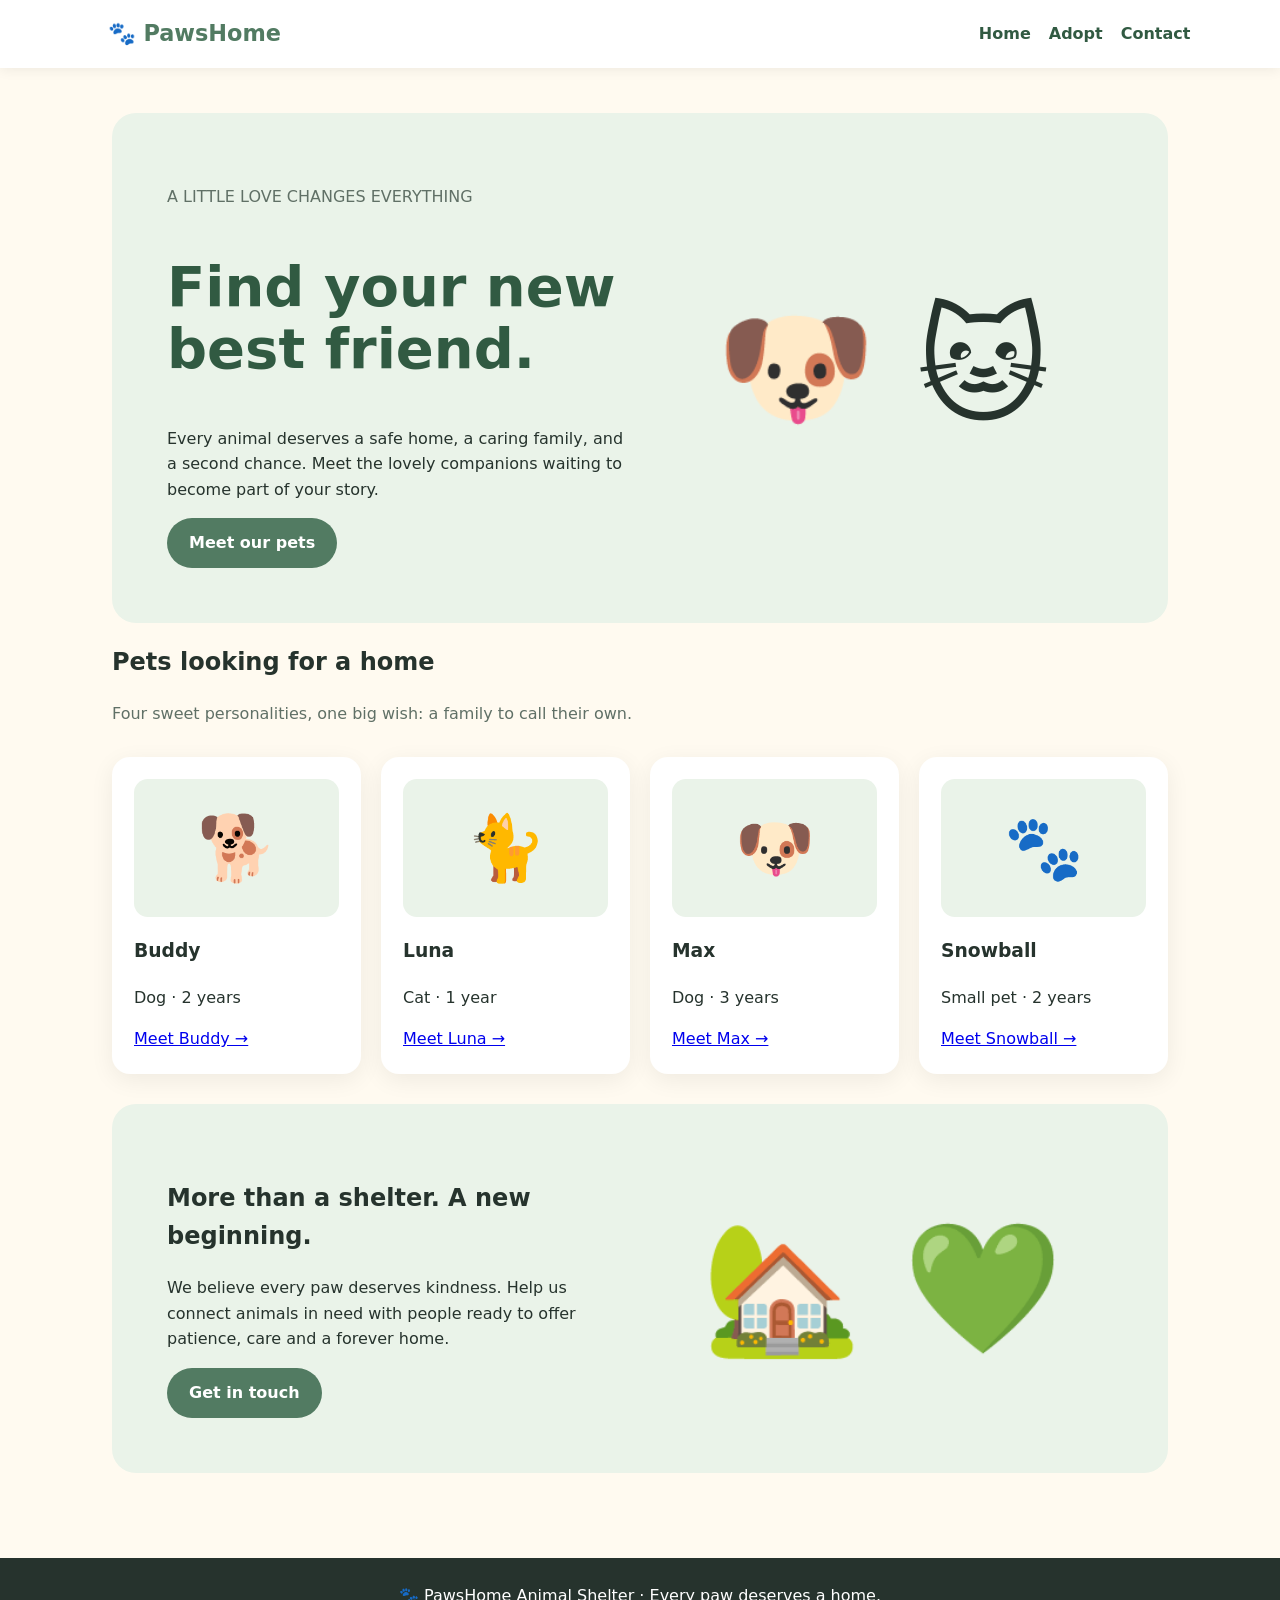
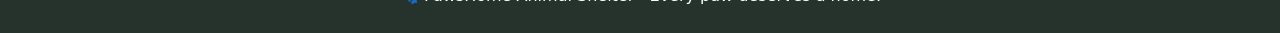
<file: index.html>
<!doctype html>
<html lang="en"><head><meta charset="utf-8"><meta name="viewport" content="width=device-width,initial-scale=1"><meta name="description" content="Meet adoptable pets and give a loving animal a forever home."><title>PawsHome — Animal Shelter</title><link rel="stylesheet" href="css/site.css"></head>
<body><header><a class="logo" href="index.html">🐾 PawsHome</a><nav><a href="index.html">Home</a><a href="adopt.html">Adopt</a><a href="contact.html">Contact</a></nav></header>
<main><section class="hero"><div><p class="muted">A LITTLE LOVE CHANGES EVERYTHING</p><h1>Find your new best friend.</h1><p>Every animal deserves a safe home, a caring family, and a second chance. Meet the lovely companions waiting to become part of your story.</p><a class="btn" href="adopt.html">Meet our pets</a></div><div class="hero-art">🐶 🐱</div></section>
<section><h2>Pets looking for a home</h2><p class="muted">Four sweet personalities, one big wish: a family to call their own.</p><div class="grid">
<article class="card"><div class="pet">🐕</div><h3>Buddy</h3><p>Dog · 2 years</p><a href="buddy.html">Meet Buddy →</a></article>
<article class="card"><div class="pet">🐈</div><h3>Luna</h3><p>Cat · 1 year</p><a href="luna.html">Meet Luna →</a></article>
<article class="card"><div class="pet">🐶</div><h3>Max</h3><p>Dog · 3 years</p><a href="max.html">Meet Max →</a></article>
<article class="card"><div class="pet">🐾</div><h3>Snowball</h3><p>Small pet · 2 years</p><a href="snowball.html">Meet Snowball →</a></article></div></section>
<section class="hero"><div><h2>More than a shelter. A new beginning.</h2><p>We believe every paw deserves kindness. Help us connect animals in need with people ready to offer patience, care and a forever home.</p><a class="btn" href="contact.html">Get in touch</a></div><div class="hero-art">🏡 💚</div></section></main>
<footer>🐾 PawsHome Animal Shelter · Every paw deserves a home.</footer></body></html>
</file>
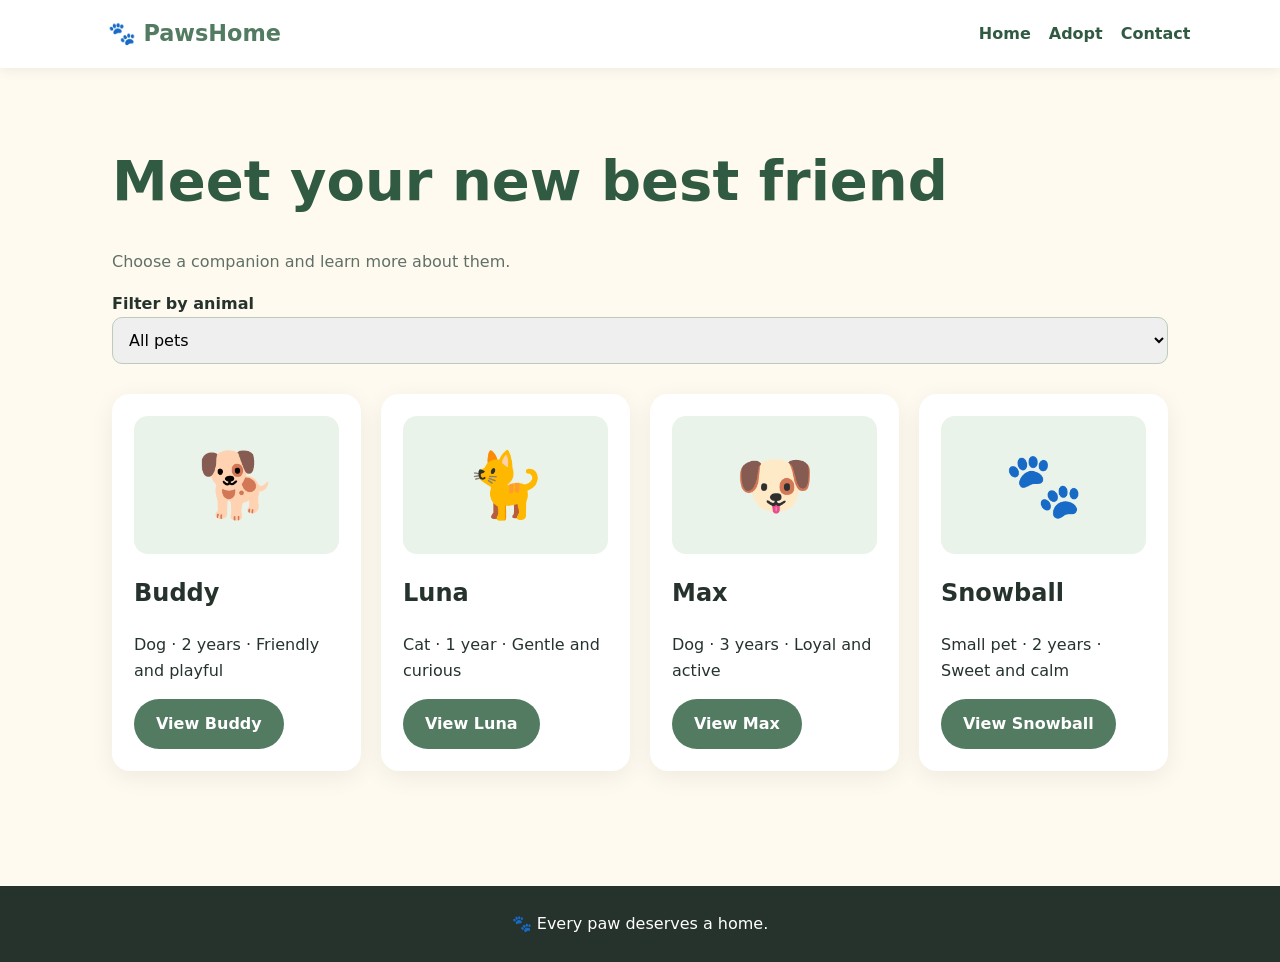
<file: adopt.html>
<!doctype html><html lang="en"><head><meta charset="utf-8"><meta name="viewport" content="width=device-width,initial-scale=1"><title>Adopt | PawsHome</title><link rel="stylesheet" href="css/site.css"></head><body><header><a class="logo" href="index.html">🐾 PawsHome</a><nav><a href="index.html">Home</a><a href="adopt.html">Adopt</a><a href="contact.html">Contact</a></nav></header><main><h1>Meet your new best friend</h1><p class="muted">Choose a companion and learn more about them.</p><label for="category">Filter by animal</label><select id="category" onchange="filterPets()"><option value="all">All pets</option><option value="dog">Dogs</option><option value="cat">Cats</option><option value="other">Other</option></select><div class="grid"><article class="card" data-kind="dog"><div class="pet">🐕</div><h2>Buddy</h2><p>Dog · 2 years · Friendly and playful</p><a class="btn" href="buddy.html">View Buddy</a></article><article class="card" data-kind="cat"><div class="pet">🐈</div><h2>Luna</h2><p>Cat · 1 year · Gentle and curious</p><a class="btn" href="luna.html">View Luna</a></article><article class="card" data-kind="dog"><div class="pet">🐶</div><h2>Max</h2><p>Dog · 3 years · Loyal and active</p><a class="btn" href="max.html">View Max</a></article><article class="card" data-kind="other"><div class="pet">🐾</div><h2>Snowball</h2><p>Small pet · 2 years · Sweet and calm</p><a class="btn" href="snowball.html">View Snowball</a></article></div></main><footer>🐾 Every paw deserves a home.</footer><script src="js/site.js"></script></body></html>
</file>
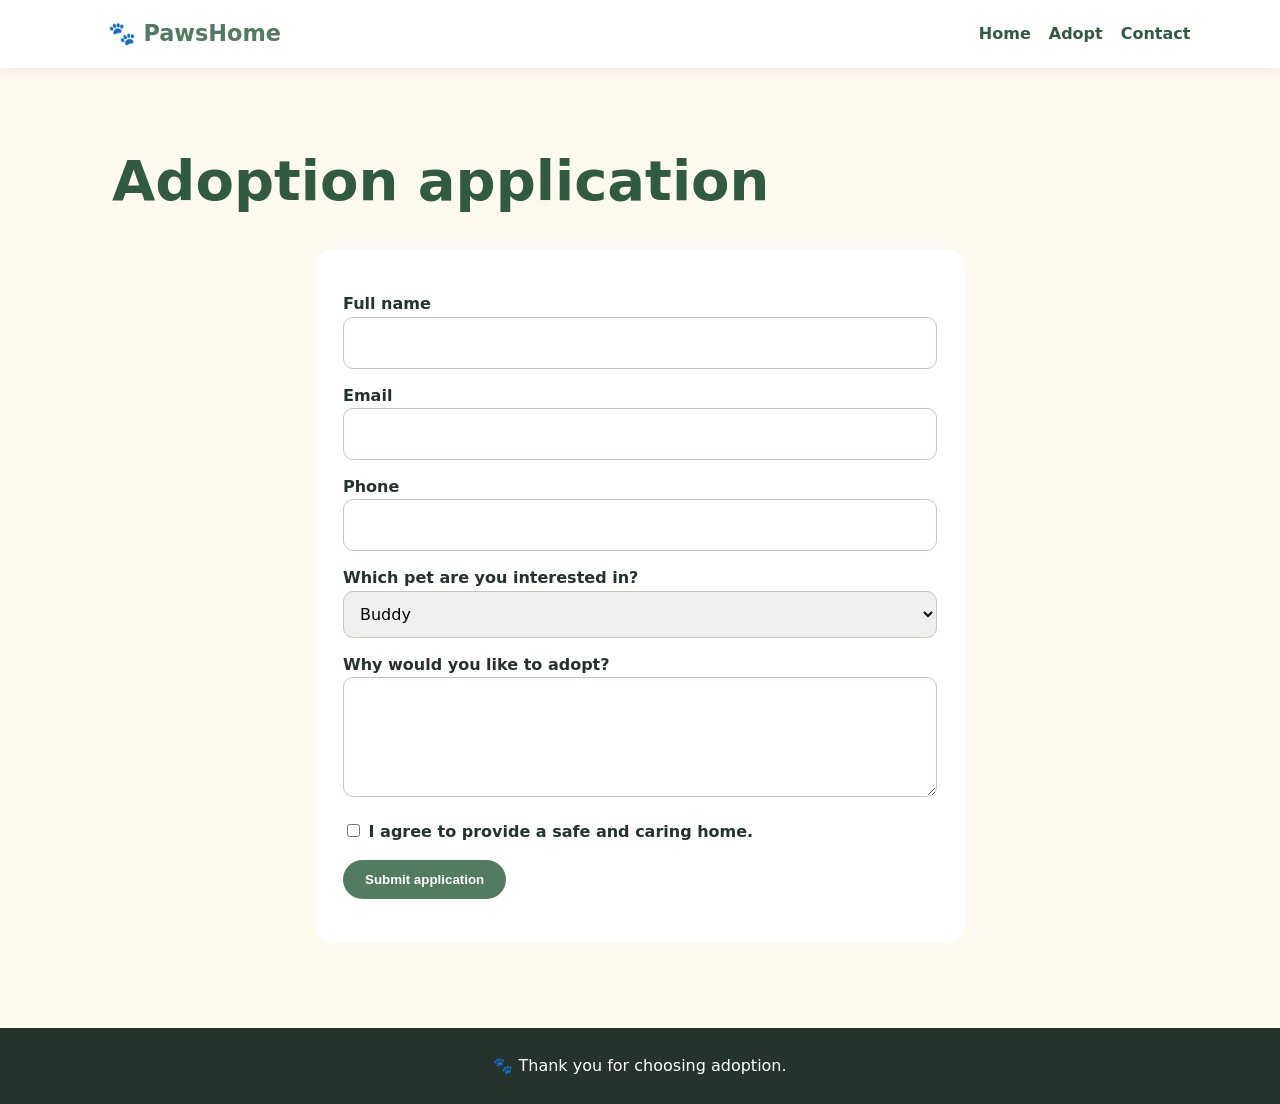
<file: adoption-application.html>
<!doctype html><html lang="en"><head><meta charset="utf-8"><meta name="viewport" content="width=device-width,initial-scale=1"><title>Adoption application | PawsHome</title><link rel="stylesheet" href="css/site.css"></head><body><header><a class="logo" href="index.html">🐾 PawsHome</a><nav><a href="index.html">Home</a><a href="adopt.html">Adopt</a><a href="contact.html">Contact</a></nav></header><main><h1>Adoption application</h1><form onsubmit="return submitDemo(event)"><label>Full name</label><input required><label>Email</label><input type="email" required><label>Phone</label><input type="tel" required><label>Which pet are you interested in?</label><select><option>Buddy</option><option>Luna</option><option>Max</option><option>Snowball</option></select><label>Why would you like to adopt?</label><textarea required></textarea><label><input type="checkbox" required style="width:auto"> I agree to provide a safe and caring home.</label><p><button>Submit application</button></p><p id="status" role="status"></p></form></main><footer>🐾 Thank you for choosing adoption.</footer><script src="js/site.js"></script></body></html>
</file>
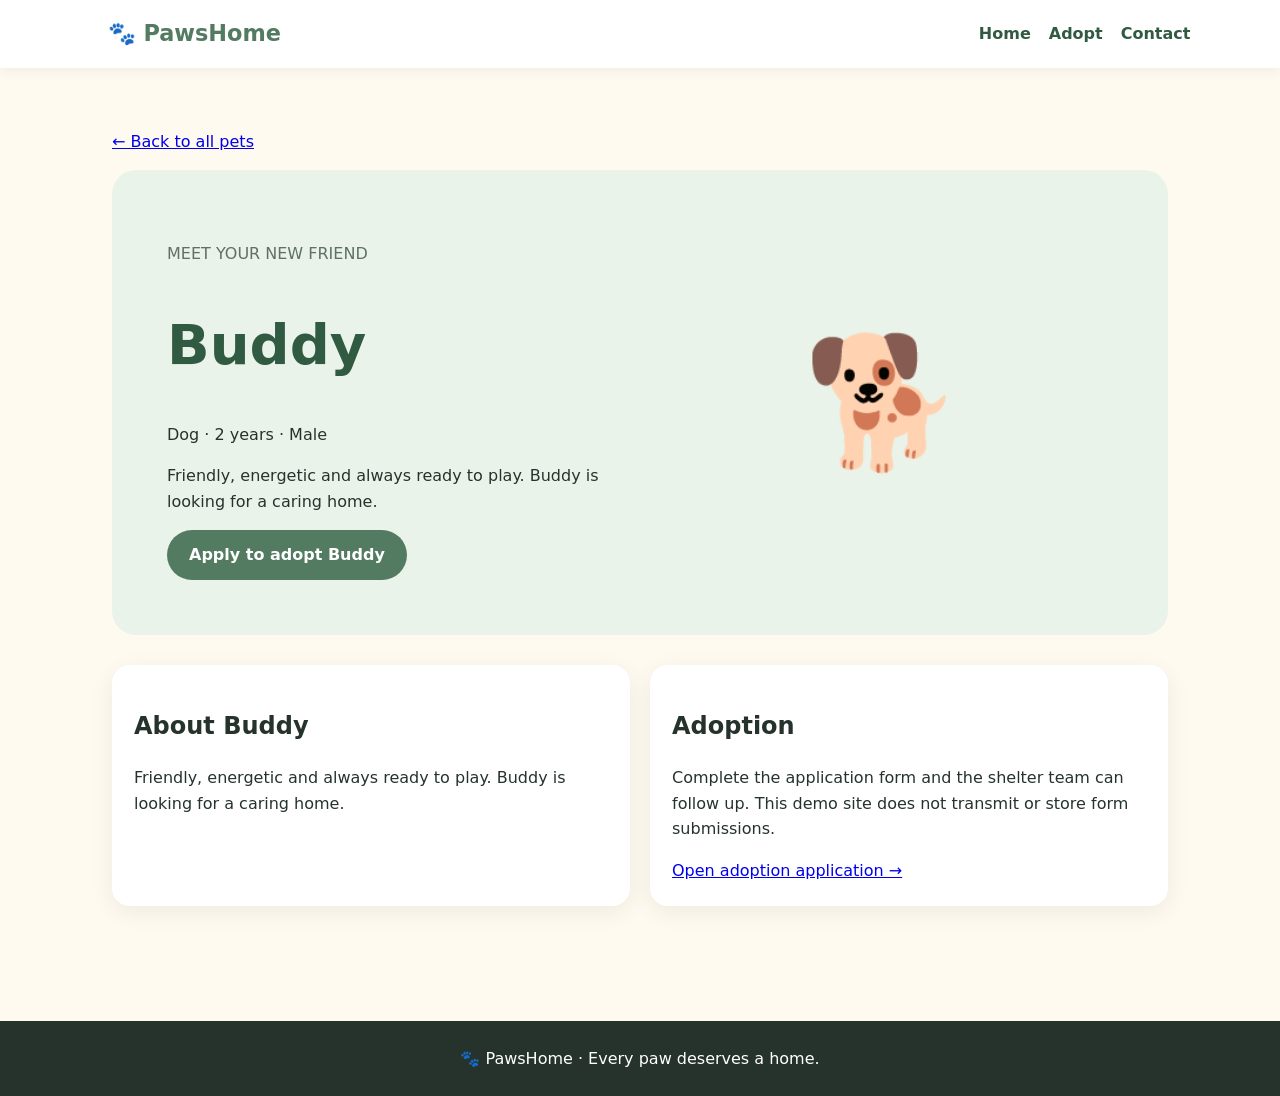
<file: buddy.html>
<!doctype html>
<html lang="en"><head><meta charset="utf-8"><meta name="viewport" content="width=device-width,initial-scale=1"><title>Buddy | PawsHome</title><link rel="stylesheet" href="css/site.css"></head>
<body><header><a class="logo" href="index.html">🐾 PawsHome</a><nav><a href="index.html">Home</a><a href="adopt.html">Adopt</a><a href="contact.html">Contact</a></nav></header>
<main><p><a href="adopt.html">← Back to all pets</a></p><section class="hero"><div><p class="muted">MEET YOUR NEW FRIEND</p><h1>Buddy</h1><p>Dog · 2 years · Male</p><p>Friendly, energetic and always ready to play. Buddy is looking for a caring home.</p><a class="btn" href="adoption-application.html">Apply to adopt Buddy</a></div><div class="hero-art">🐕</div></section><section class="grid"><article class="card"><h2>About Buddy</h2><p>Friendly, energetic and always ready to play. Buddy is looking for a caring home.</p></article><article class="card"><h2>Adoption</h2><p>Complete the application form and the shelter team can follow up. This demo site does not transmit or store form submissions.</p><a href="adoption-application.html">Open adoption application →</a></article></section></main><footer>🐾 PawsHome · Every paw deserves a home.</footer></body></html>
</file>
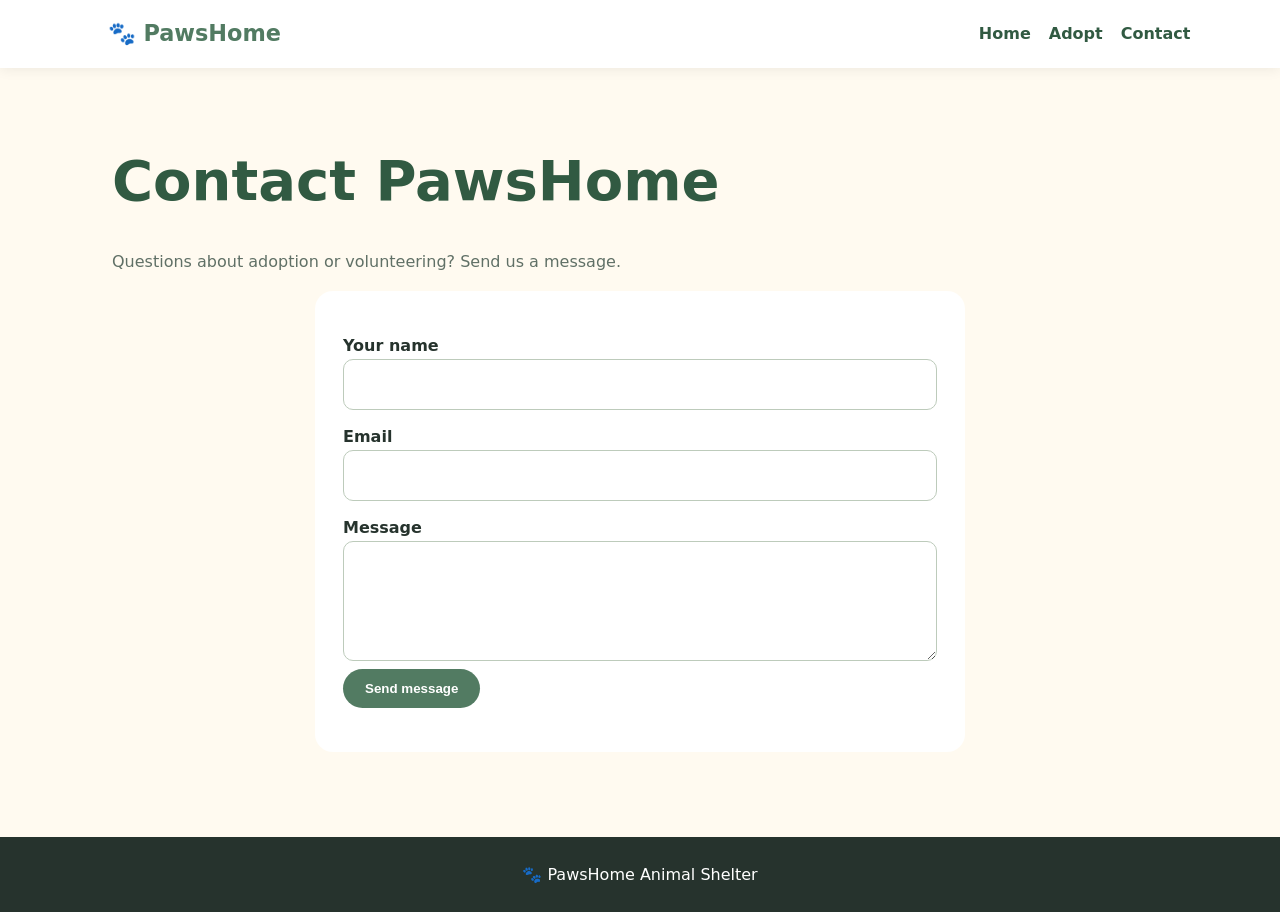
<file: contact.html>
<!doctype html><html lang="en"><head><meta charset="utf-8"><meta name="viewport" content="width=device-width,initial-scale=1"><title>Contact | PawsHome</title><link rel="stylesheet" href="css/site.css"></head><body><header><a class="logo" href="index.html">🐾 PawsHome</a><nav><a href="index.html">Home</a><a href="adopt.html">Adopt</a><a href="contact.html">Contact</a></nav></header><main><h1>Contact PawsHome</h1><p class="muted">Questions about adoption or volunteering? Send us a message.</p><form onsubmit="return submitDemo(event)"><label>Your name</label><input required><label>Email</label><input type="email" required><label>Message</label><textarea required></textarea><button>Send message</button><p id="status" role="status"></p></form></main><footer>🐾 PawsHome Animal Shelter</footer><script src="js/site.js"></script></body></html>
</file>
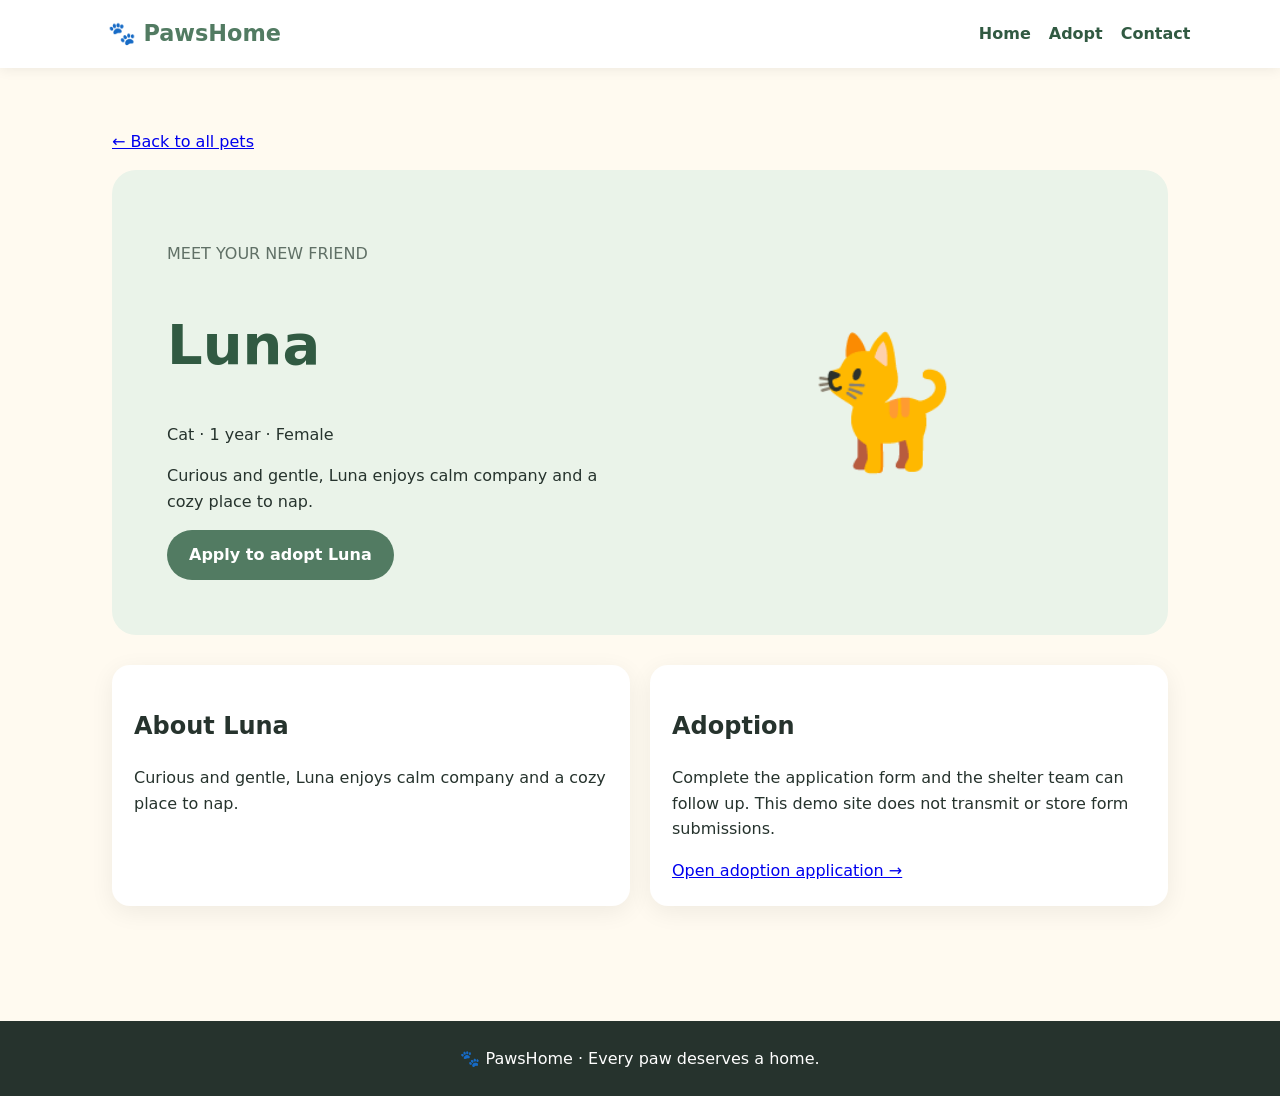
<file: luna.html>
<!doctype html>
<html lang="en"><head><meta charset="utf-8"><meta name="viewport" content="width=device-width,initial-scale=1"><title>Luna | PawsHome</title><link rel="stylesheet" href="css/site.css"></head>
<body><header><a class="logo" href="index.html">🐾 PawsHome</a><nav><a href="index.html">Home</a><a href="adopt.html">Adopt</a><a href="contact.html">Contact</a></nav></header>
<main><p><a href="adopt.html">← Back to all pets</a></p><section class="hero"><div><p class="muted">MEET YOUR NEW FRIEND</p><h1>Luna</h1><p>Cat · 1 year · Female</p><p>Curious and gentle, Luna enjoys calm company and a cozy place to nap.</p><a class="btn" href="adoption-application.html">Apply to adopt Luna</a></div><div class="hero-art">🐈</div></section><section class="grid"><article class="card"><h2>About Luna</h2><p>Curious and gentle, Luna enjoys calm company and a cozy place to nap.</p></article><article class="card"><h2>Adoption</h2><p>Complete the application form and the shelter team can follow up. This demo site does not transmit or store form submissions.</p><a href="adoption-application.html">Open adoption application →</a></article></section></main><footer>🐾 PawsHome · Every paw deserves a home.</footer></body></html>
</file>
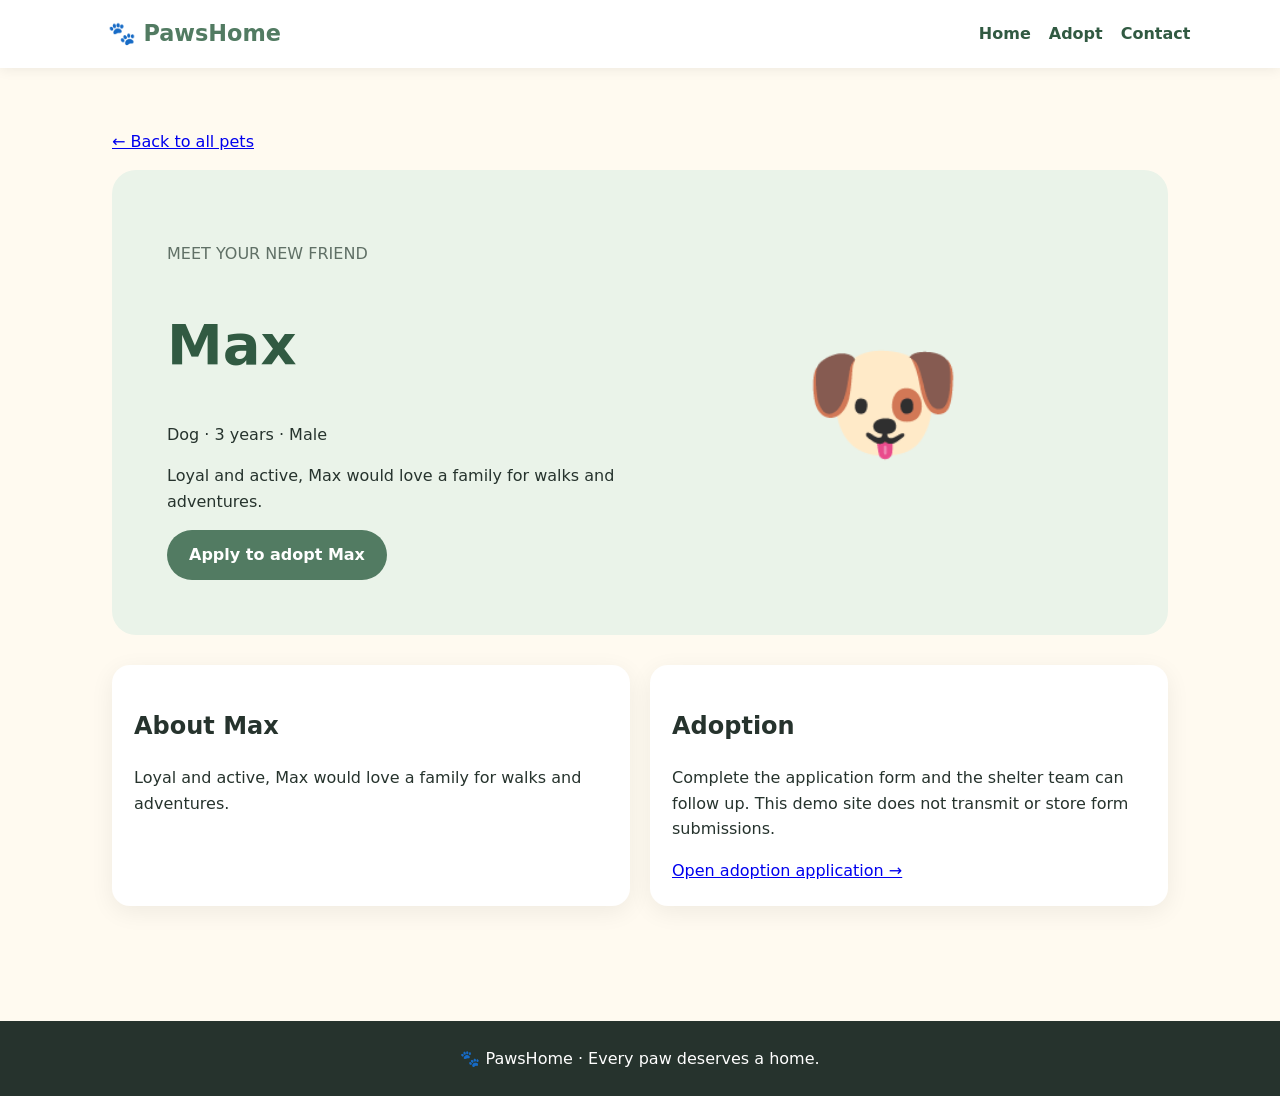
<file: max.html>
<!doctype html>
<html lang="en"><head><meta charset="utf-8"><meta name="viewport" content="width=device-width,initial-scale=1"><title>Max | PawsHome</title><link rel="stylesheet" href="css/site.css"></head>
<body><header><a class="logo" href="index.html">🐾 PawsHome</a><nav><a href="index.html">Home</a><a href="adopt.html">Adopt</a><a href="contact.html">Contact</a></nav></header>
<main><p><a href="adopt.html">← Back to all pets</a></p><section class="hero"><div><p class="muted">MEET YOUR NEW FRIEND</p><h1>Max</h1><p>Dog · 3 years · Male</p><p>Loyal and active, Max would love a family for walks and adventures.</p><a class="btn" href="adoption-application.html">Apply to adopt Max</a></div><div class="hero-art">🐶</div></section><section class="grid"><article class="card"><h2>About Max</h2><p>Loyal and active, Max would love a family for walks and adventures.</p></article><article class="card"><h2>Adoption</h2><p>Complete the application form and the shelter team can follow up. This demo site does not transmit or store form submissions.</p><a href="adoption-application.html">Open adoption application →</a></article></section></main><footer>🐾 PawsHome · Every paw deserves a home.</footer></body></html>
</file>
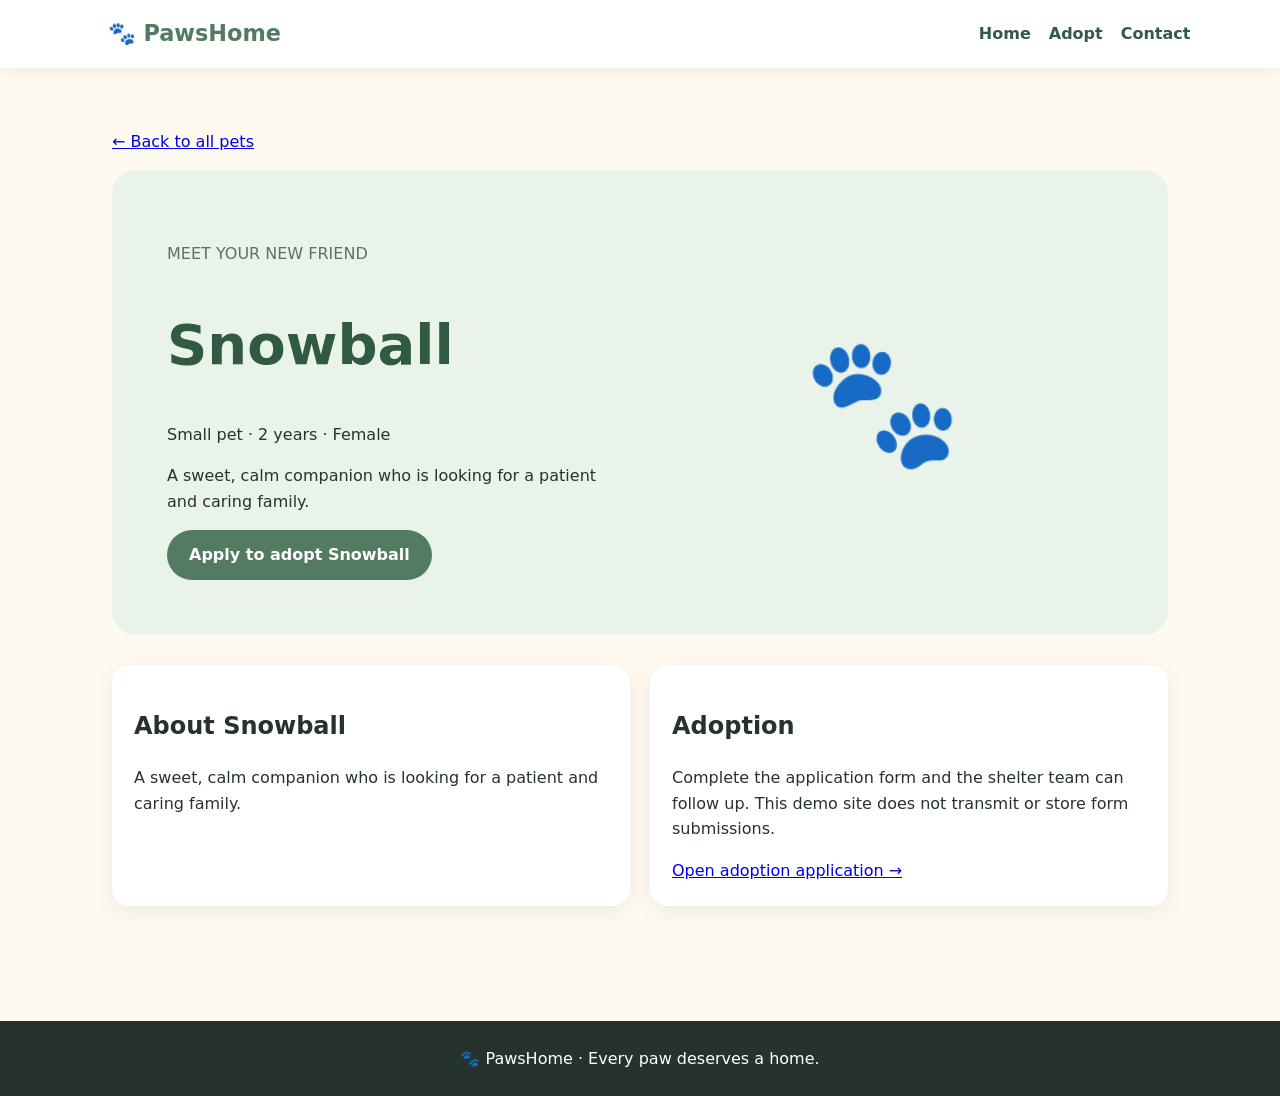
<file: snowball.html>
<!doctype html>
<html lang="en"><head><meta charset="utf-8"><meta name="viewport" content="width=device-width,initial-scale=1"><title>Snowball | PawsHome</title><link rel="stylesheet" href="css/site.css"></head>
<body><header><a class="logo" href="index.html">🐾 PawsHome</a><nav><a href="index.html">Home</a><a href="adopt.html">Adopt</a><a href="contact.html">Contact</a></nav></header>
<main><p><a href="adopt.html">← Back to all pets</a></p><section class="hero"><div><p class="muted">MEET YOUR NEW FRIEND</p><h1>Snowball</h1><p>Small pet · 2 years · Female</p><p>A sweet, calm companion who is looking for a patient and caring family.</p><a class="btn" href="adoption-application.html">Apply to adopt Snowball</a></div><div class="hero-art">🐾</div></section><section class="grid"><article class="card"><h2>About Snowball</h2><p>A sweet, calm companion who is looking for a patient and caring family.</p></article><article class="card"><h2>Adoption</h2><p>Complete the application form and the shelter team can follow up. This demo site does not transmit or store form submissions.</p><a href="adoption-application.html">Open adoption application →</a></article></section></main><footer>🐾 PawsHome · Every paw deserves a home.</footer></body></html>
</file>
<file: css/site.css>
*{box-sizing:border-box}body{margin:0;font:16px/1.6 system-ui,Arial;color:#26332d;background:#fffaf0}header{display:flex;justify-content:space-between;align-items:center;padding:16px 7%;background:#fff;box-shadow:0 2px 12px #0001;position:sticky;top:0}header a{margin-left:18px;text-decoration:none;color:#315a42;font-weight:650}.logo{font-size:1.4rem;font-weight:800;color:#527b62}main{max-width:1100px;margin:auto;padding:45px 22px}h1{font-size:clamp(2rem,5vw,3.5rem);line-height:1.1;color:#315a42}.hero{background:#eaf3e9;border-radius:24px;padding:55px;display:grid;grid-template-columns:1fr 1fr;gap:25px;align-items:center}.hero-art{font-size:8rem;text-align:center}.btn,button{display:inline-block;background:#527b62;color:white;padding:12px 22px;border:0;border-radius:28px;text-decoration:none;font-weight:700;cursor:pointer}.grid{display:grid;grid-template-columns:repeat(auto-fit,minmax(220px,1fr));gap:20px;margin:30px 0}.card{background:#fff;padding:22px;border-radius:18px;box-shadow:0 6px 24px #0001}.pet{font-size:4rem;background:#eaf3e9;border-radius:14px;text-align:center;padding:18px}label{display:block;margin-top:14px;font-weight:650}input,textarea,select{width:100%;padding:12px;border:1px solid #bdcbbb;border-radius:10px;font:inherit}textarea{min-height:120px}form{max-width:650px;margin:auto;background:white;padding:28px;border-radius:18px}footer{text-align:center;padding:25px;background:#26332d;color:#fff;margin-top:40px}.muted{color:#607066}@media(max-width:650px){header{display:block}header nav{margin-top:10px}header a{margin:0 12px 0 0}.hero{grid-template-columns:1fr;padding:28px}.hero-art{font-size:5rem}}
</file>
